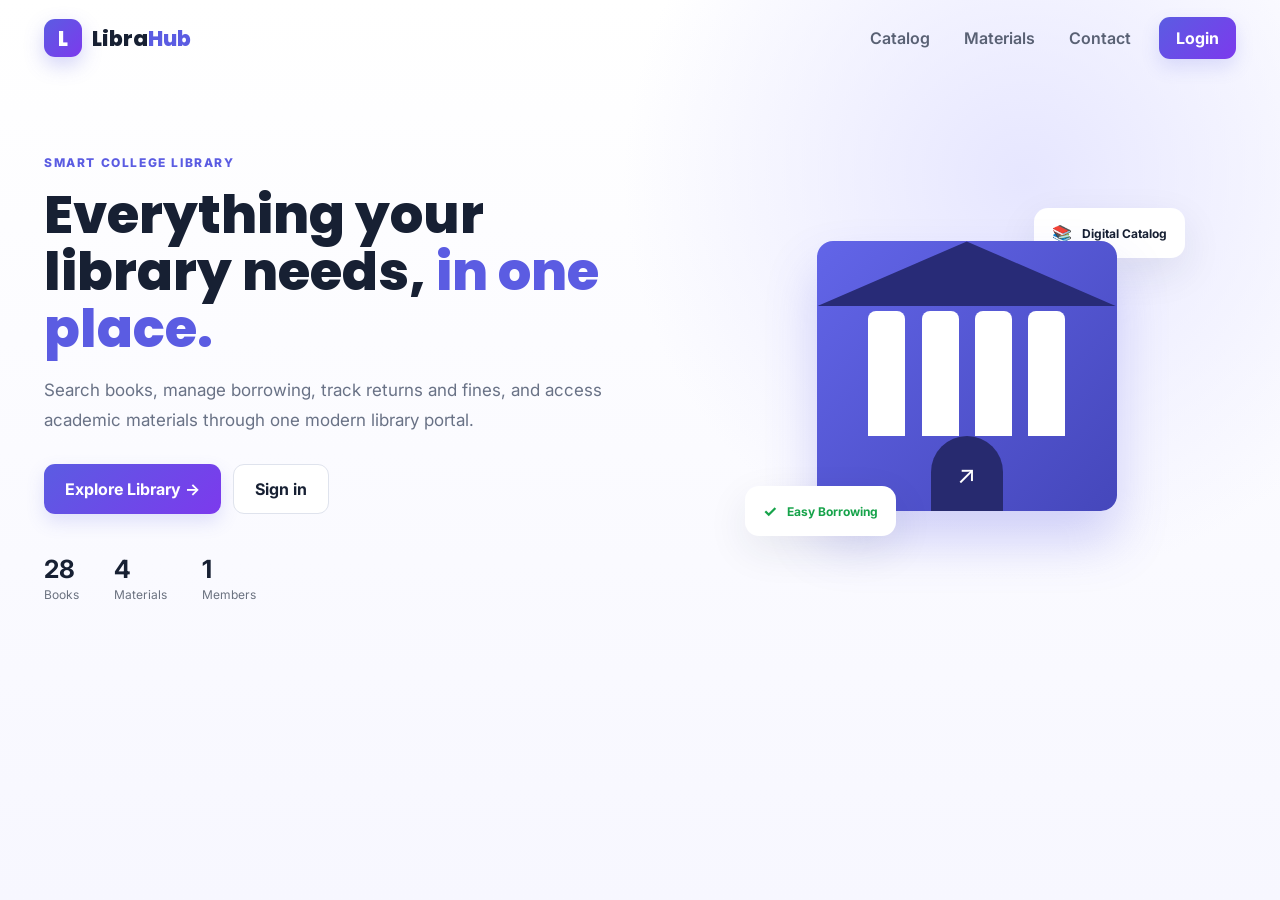
<file: LAB-EXP/EXP-1/index.html>
<!DOCTYPE html>
<html lang="en">

<head>
    <meta charset="UTF-8">
    <meta name="viewport" content="width=device-width, initial-scale=1.0">

    <title>LibraHub - Library Management System</title>

    <link rel="preconnect" href="https://fonts.googleapis.com">
    <link rel="preconnect" href="https://fonts.gstatic.com" crossorigin>

    <link
        href="https://fonts.googleapis.com/css2?family=Inter:wght@400;500;600;700;800&family=Poppins:wght@500;600;700;800&display=swap"
        rel="stylesheet">

    <link rel="stylesheet" href="style.css">
</head>

<body>

    <!-- =========================
         TOAST MESSAGE
    ========================== -->

    <div id="toast"></div>


    <!-- =========================
         LANDING PAGE
    ========================== -->

    <section id="landingPage" class="landing">

        <nav class="topbar">

            <div class="brand">
                <span class="brand-mark">L</span>

                <span>
                    Libra<span>Hub</span>
                </span>
            </div>

            <div class="nav-links">

                <button data-view="catalogView">
                    Catalog
                </button>

                <button data-view="materialsView">
                    Materials
                </button>

                <button data-view="contactView">
                    Contact
                </button>

                <button class="btn btn-primary" id="openLoginBtn">
                    Login
                </button>

            </div>

        </nav>


        <div class="hero">

            <div class="hero-copy">

                <span class="eyebrow">
                    SMART COLLEGE LIBRARY
                </span>

                <h1>
                    Everything your library needs,
                    <span>in one place.</span>
                </h1>

                <p>
                    Search books, manage borrowing, track returns and fines,
                    and access academic materials through one modern library portal.
                </p>

                <div class="hero-actions">

                    <button
                        class="btn btn-primary btn-lg"
                        id="heroBrowseBtn">
                        Explore Library →
                    </button>

                    <button
                        class="btn btn-outline btn-lg"
                        id="heroLoginBtn">
                        Sign in
                    </button>

                </div>


                <div class="hero-stats">

                    <div>
                        <strong id="heroBookCount">0</strong>
                        <span>Books</span>
                    </div>

                    <div>
                        <strong id="heroMaterialCount">0</strong>
                        <span>Materials</span>
                    </div>

                    <div>
                        <strong id="heroUserCount">0</strong>
                        <span>Members</span>
                    </div>

                </div>

            </div>


            <div class="hero-art">

                <div class="book-stack">

                    <div class="floating-card card-one">
                        📚
                        <span>
                            Digital Catalog
                        </span>
                    </div>


                    <div class="library-building">

                        <div class="building-roof"></div>

                        <div class="columns">
                            <i></i>
                            <i></i>
                            <i></i>
                            <i></i>
                        </div>

                        <div class="building-door">
                            ↗
                        </div>

                    </div>


                    <div class="floating-card card-two">
                        ✓
                        <span>
                            Easy Borrowing
                        </span>
                    </div>

                </div>

            </div>

        </div>

    </section>



    <!-- =========================
         APPLICATION
    ========================== -->

    <main id="app" class="app hidden">


        <!-- SIDEBAR -->

        <aside class="sidebar">

            <div class="sidebar-brand">

                <span class="brand-mark">
                    L
                </span>

                <span>
                    Libra<span>Hub</span>
                </span>

            </div>


            <div class="profile-mini">

                <div class="avatar" id="sideAvatar">
                    U
                </div>

                <div>

                    <strong id="sideName">
                        User
                    </strong>

                    <small id="sideRole">
                        Student
                    </small>

                </div>

            </div>


            <nav id="sideNav" class="side-nav"></nav>


            <button id="logoutBtn" class="logout-btn">
                ↪ Logout
            </button>

        </aside>



        <!-- MAIN CONTENT -->

        <section class="main-content">


            <!-- HEADER -->

            <header class="app-header">

                <div>

                    <button
                        id="mobileMenuBtn"
                        class="mobile-menu">
                        ☰
                    </button>

                    <span class="page-kicker">
                        LIBRARY PORTAL
                    </span>

                    <h2 id="pageTitle">
                        Dashboard
                    </h2>

                </div>


                <div class="header-right">

                    <div
                        class="date-pill"
                        id="todayDate">
                    </div>

                    <div
                        class="header-avatar"
                        id="headerAvatar">
                        U
                    </div>

                </div>

            </header>



            <!-- PAGES -->

            <div
                id="dashboardView"
                class="page-view">
            </div>


            <div
                id="catalogView"
                class="page-view hidden">
            </div>


            <div
                id="borrowView"
                class="page-view hidden">
            </div>


            <div
                id="materialsView"
                class="page-view hidden">
            </div>


            <div
                id="profileView"
                class="page-view hidden">
            </div>


            <div
                id="contactView"
                class="page-view hidden">
            </div>


            <div
                id="adminBooksView"
                class="page-view hidden">
            </div>


            <div
                id="adminIssuesView"
                class="page-view hidden">
            </div>


            <div
                id="adminMaterialsView"
                class="page-view hidden">
            </div>


            <div
                id="adminUsersView"
                class="page-view hidden">
            </div>

        </section>

    </main>



    <!-- =========================
         LOGIN MODAL
    ========================== -->

    <div id="loginModal" class="modal hidden">

        <div class="modal-box auth-box">

            <button
                class="modal-close"
                data-close="loginModal">
                ×
            </button>


            <div class="auth-header">

                <span class="auth-icon">
                    📖
                </span>

                <h2>
                    Welcome back
                </h2>

                <p>
                    Sign in to your library account
                </p>

            </div>


            <form id="loginForm">

                <label>
                    Email

                    <input
                        id="loginEmail"
                        type="email"
                        placeholder="student@college.edu"
                        required>

                </label>


                <label>
                    Password

                    <input
                        id="loginPassword"
                        type="password"
                        placeholder="Enter password"
                        required>

                </label>


                <div class="demo-login">

                    <span>
                        Demo accounts
                    </span>

                    <button
                        type="button"
                        id="fillStudent">
                        Student
                    </button>

                    <button
                        type="button"
                        id="fillAdmin">
                        Admin
                    </button>

                </div>


                <button
                    class="btn btn-primary full"
                    type="submit">
                    Sign In
                </button>

            </form>


            <p class="auth-switch">

                New member?

                <button id="openRegisterBtn">
                    Create account
                </button>

            </p>

        </div>

    </div>



    <!-- =========================
         REGISTER MODAL
    ========================== -->

    <div id="registerModal" class="modal hidden">

        <div class="modal-box auth-box">

            <button
                class="modal-close"
                data-close="registerModal">
                ×
            </button>


            <div class="auth-header">

                <span class="auth-icon">
                    ✨
                </span>

                <h2>
                    Create account
                </h2>

                <p>
                    Join the library community
                </p>

            </div>


            <form id="registerForm">

                <label>
                    Full name

                    <input
                        id="regName"
                        required
                        placeholder="Your full name">

                </label>


                <label>
                    Email

                    <input
                        id="regEmail"
                        type="email"
                        required
                        placeholder="you@college.edu">

                </label>


                <label>
                    Password

                    <input
                        id="regPassword"
                        type="password"
                        minlength="4"
                        required
                        placeholder="Minimum 4 characters">

                </label>


                <button
                    class="btn btn-primary full"
                    type="submit">

                    Register

                </button>

            </form>


            <p class="auth-switch">

                Already registered?

                <button id="backToLoginBtn">
                    Sign in
                </button>

            </p>

        </div>

    </div>



    <!-- =========================
         BOOK MODAL
    ========================== -->

    <div id="bookModal" class="modal hidden">

        <div class="modal-box wide">

            <button
                class="modal-close"
                data-close="bookModal">
                ×
            </button>


            <h2 id="bookModalTitle">
                Add Book
            </h2>


            <form id="bookForm" class="form-grid">

                <input
                    type="hidden"
                    id="bookId">


                <label>
                    Book title

                    <input
                        id="bookTitle"
                        required>

                </label>


                <label>
                    Author

                    <input
                        id="bookAuthor"
                        required>

                </label>


                <label>
                    Category

                    <select id="bookCategory">

                        <option>
                            Computer Science
                        </option>

                        <option>
                            Engineering
                        </option>

                        <option>
                            Mathematics
                        </option>

                        <option>
                            Physics
                        </option>

                        <option>
                            Business
                        </option>

                        <option>
                            Literature
                        </option>

                    </select>

                </label>


                <label>
                    ISBN

                    <input
                        id="bookIsbn"
                        required>

                </label>


                <label>
                    Year

                    <input
                        id="bookYear"
                        type="number"
                        min="1900"
                        max="2100"
                        required>

                </label>


                <label>
                    Total copies

                    <input
                        id="bookCopies"
                        type="number"
                        min="1"
                        required>

                </label>


                <label class="full-span">

                    Description

                    <textarea
                        id="bookDescription"
                        rows="3">
                    </textarea>

                </label>


                <div class="form-actions full-span">

                    <button
                        type="button"
                        class="btn btn-outline"
                        data-close="bookModal">
                        Cancel
                    </button>

                    <button
                        class="btn btn-primary"
                        type="submit">
                        Save Book
                    </button>

                </div>

            </form>

        </div>

    </div>



    <!-- =========================
         ISSUE MODAL
    ========================== -->

    <div id="issueModal" class="modal hidden">

        <div class="modal-box">

            <button
                class="modal-close"
                data-close="issueModal">
                ×
            </button>


            <h2>
                Issue Book
            </h2>


            <form id="issueForm">

                <input
                    type="hidden"
                    id="issueBookId">


                <label>
                    Student

                    <select
                        id="issueUserEmail"
                        required>
                    </select>

                </label>


                <label>
                    Issue date

                    <input
                        id="issueDate"
                        type="date"
                        required>

                </label>


                <label>
                    Expected return date

                    <input
                        id="issueDueDate"
                        type="date"
                        required>

                </label>


                <div class="form-actions">

                    <button
                        type="button"
                        class="btn btn-outline"
                        data-close="issueModal">
                        Cancel
                    </button>

                    <button
                        class="btn btn-primary"
                        type="submit">
                        Issue Book
                    </button>

                </div>

            </form>

        </div>

    </div>



    <!-- =========================
         MATERIAL MODAL
    ========================== -->

    <div id="materialModal" class="modal hidden">

        <div class="modal-box wide">

            <button
                class="modal-close"
                data-close="materialModal">
                ×
            </button>


            <h2 id="materialModalTitle">
                Add Material
            </h2>


            <form
                id="materialForm"
                class="form-grid">

                <input
                    type="hidden"
                    id="materialId">


                <label>
                    Material title

                    <input
                        id="materialTitle"
                        required>

                </label>


                <label>
                    Type

                    <select id="materialType">

                        <option>
                            Notes
                        </option>

                        <option>
                            Question Paper
                        </option>

                        <option>
                            Lab Manual
                        </option>

                        <option>
                            Reference
                        </option>

                        <option>
                            Assignment
                        </option>

                    </select>

                </label>


                <label>
                    Department

                    <input
                        id="materialDept"
                        placeholder="CSE"
                        required>

                </label>


                <label>
                    Year

                    <select id="materialYear">

                        <option>1</option>
                        <option>2</option>
                        <option>3</option>
                        <option>4</option>

                    </select>

                </label>


                <label>
                    Semester

                    <select id="materialSem">

                        <option>1</option>
                        <option>2</option>
                        <option>3</option>
                        <option>4</option>
                        <option>5</option>
                        <option>6</option>
                        <option>7</option>
                        <option>8</option>

                    </select>

                </label>


                <label>
                    File name

                    <input
                        id="materialFile"
                        placeholder="data-structures-notes.pdf"
                        required>

                </label>


                <div class="form-actions full-span">

                    <button
                        type="button"
                        class="btn btn-outline"
                        data-close="materialModal">
                        Cancel
                    </button>

                    <button
                        class="btn btn-primary"
                        type="submit">
                        Save Material
                    </button>

                </div>

            </form>

        </div>

    </div>


    <script src="app.js"></script>

</body>

</html>
</file>
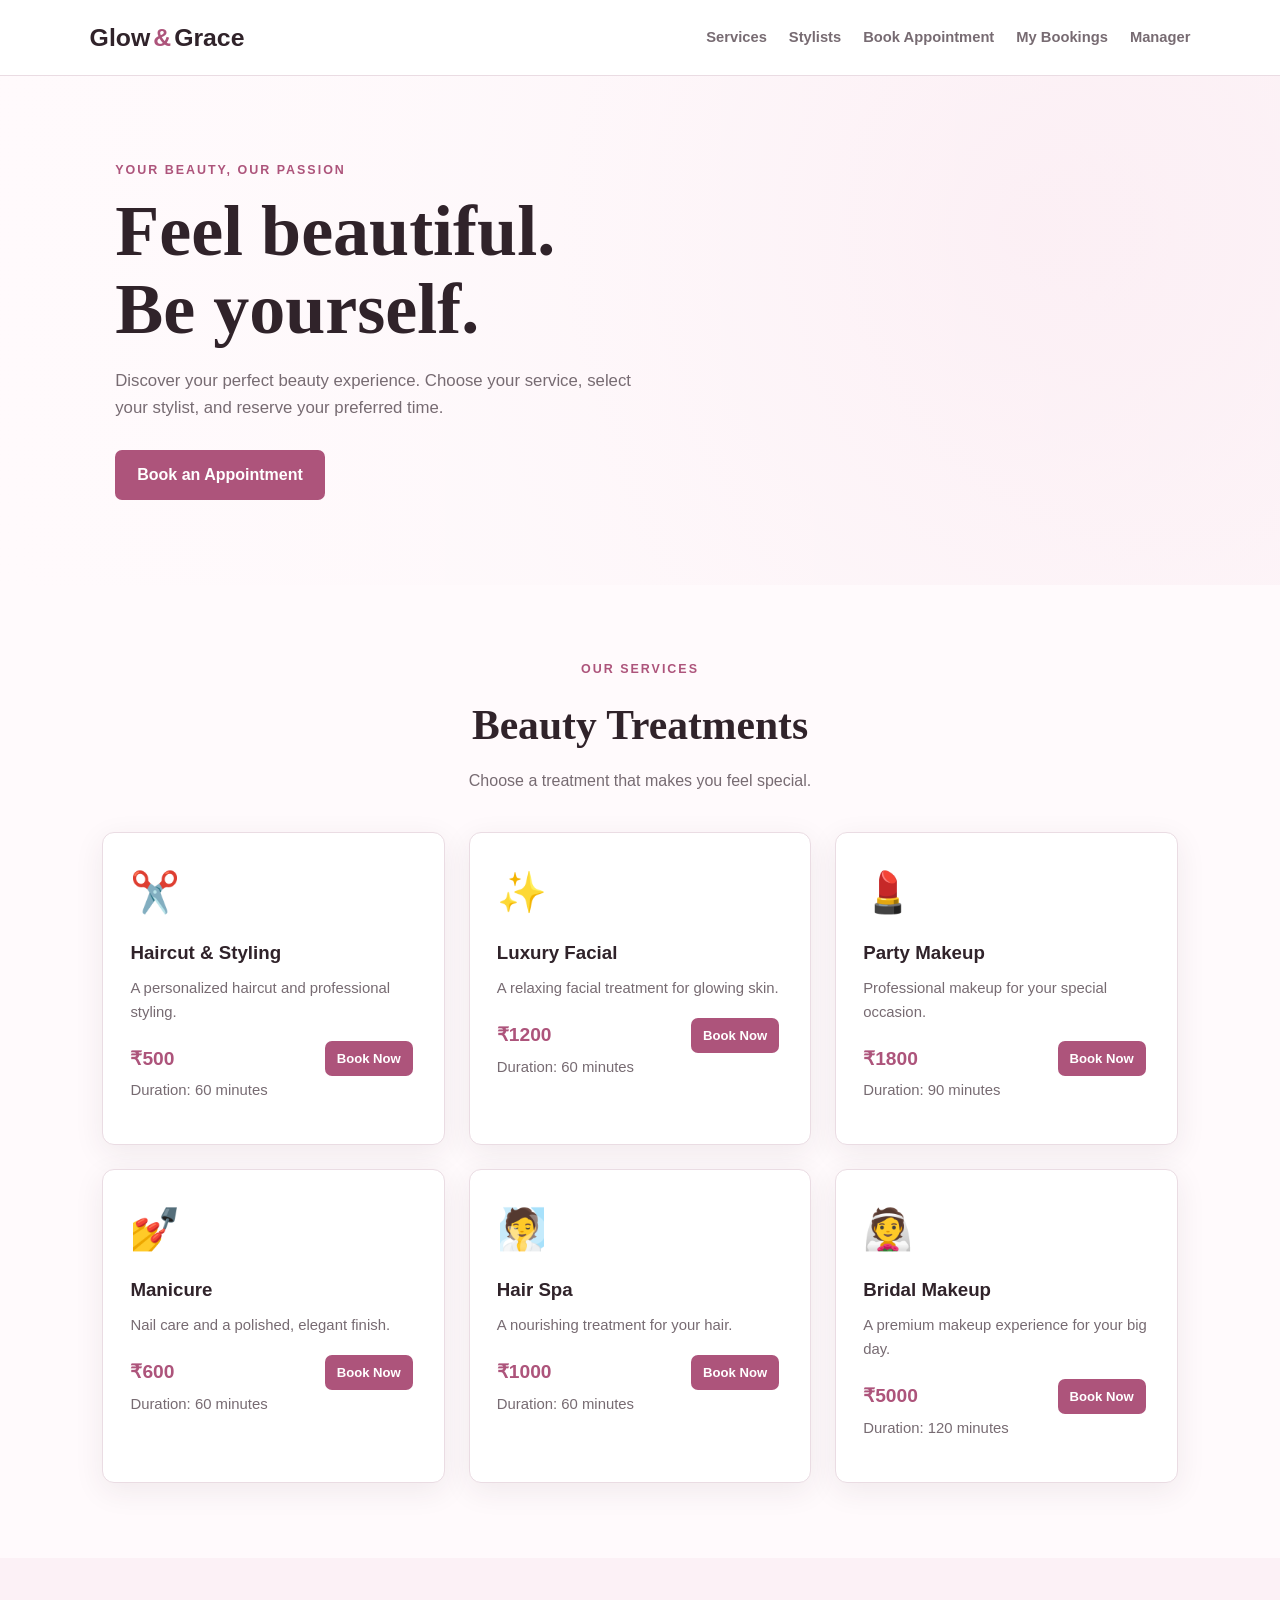
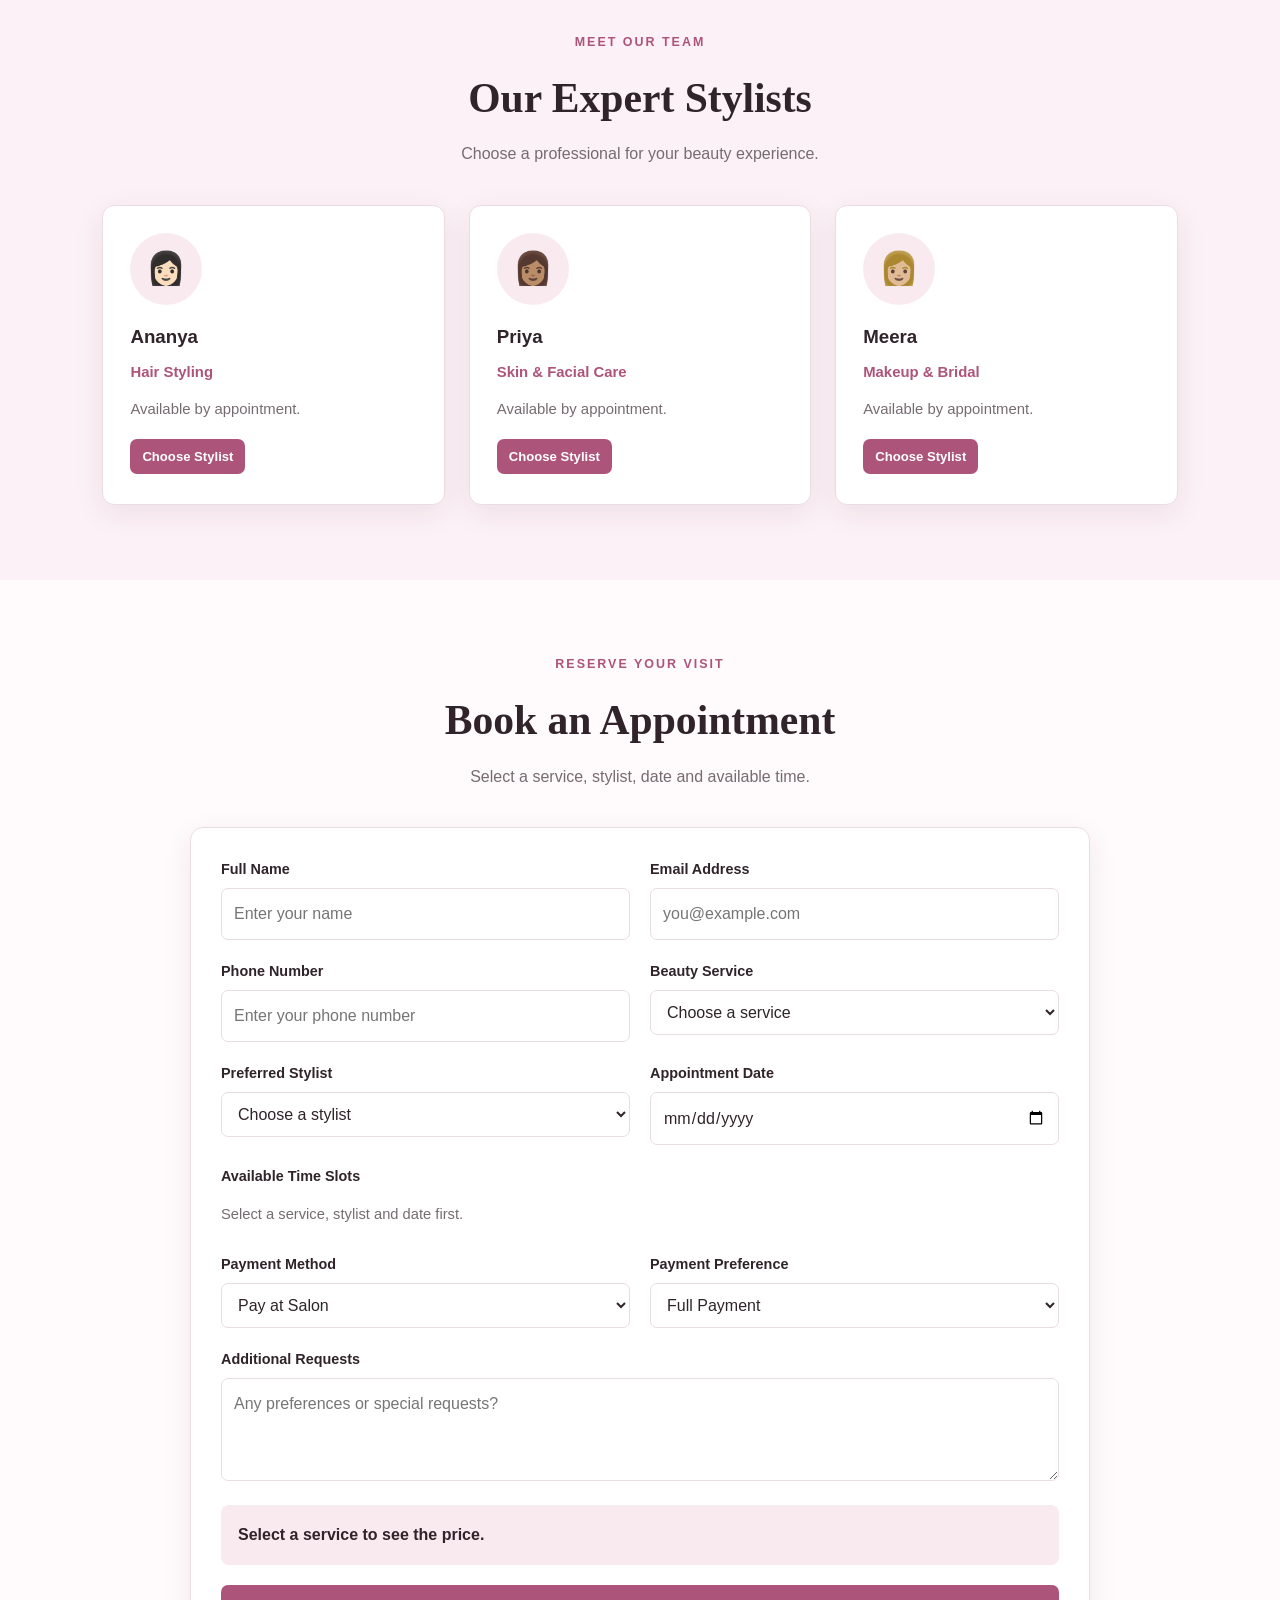
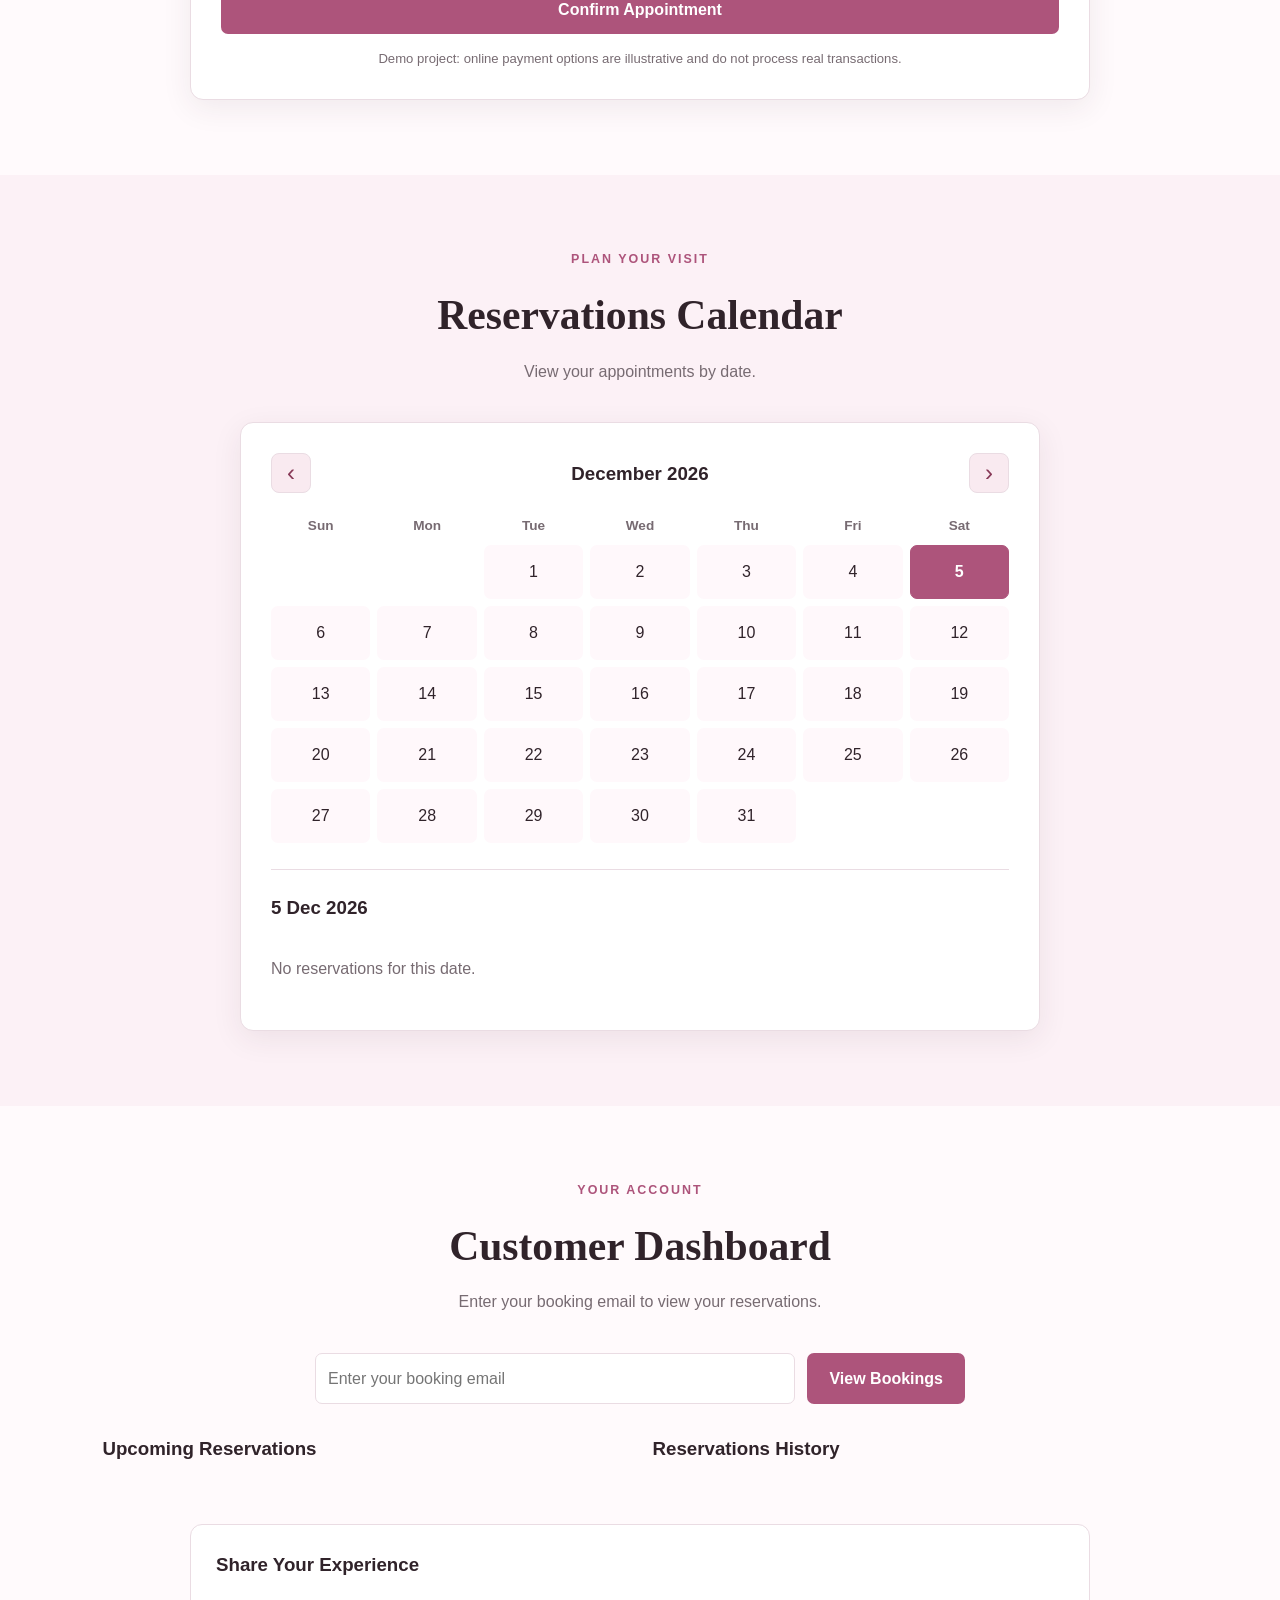
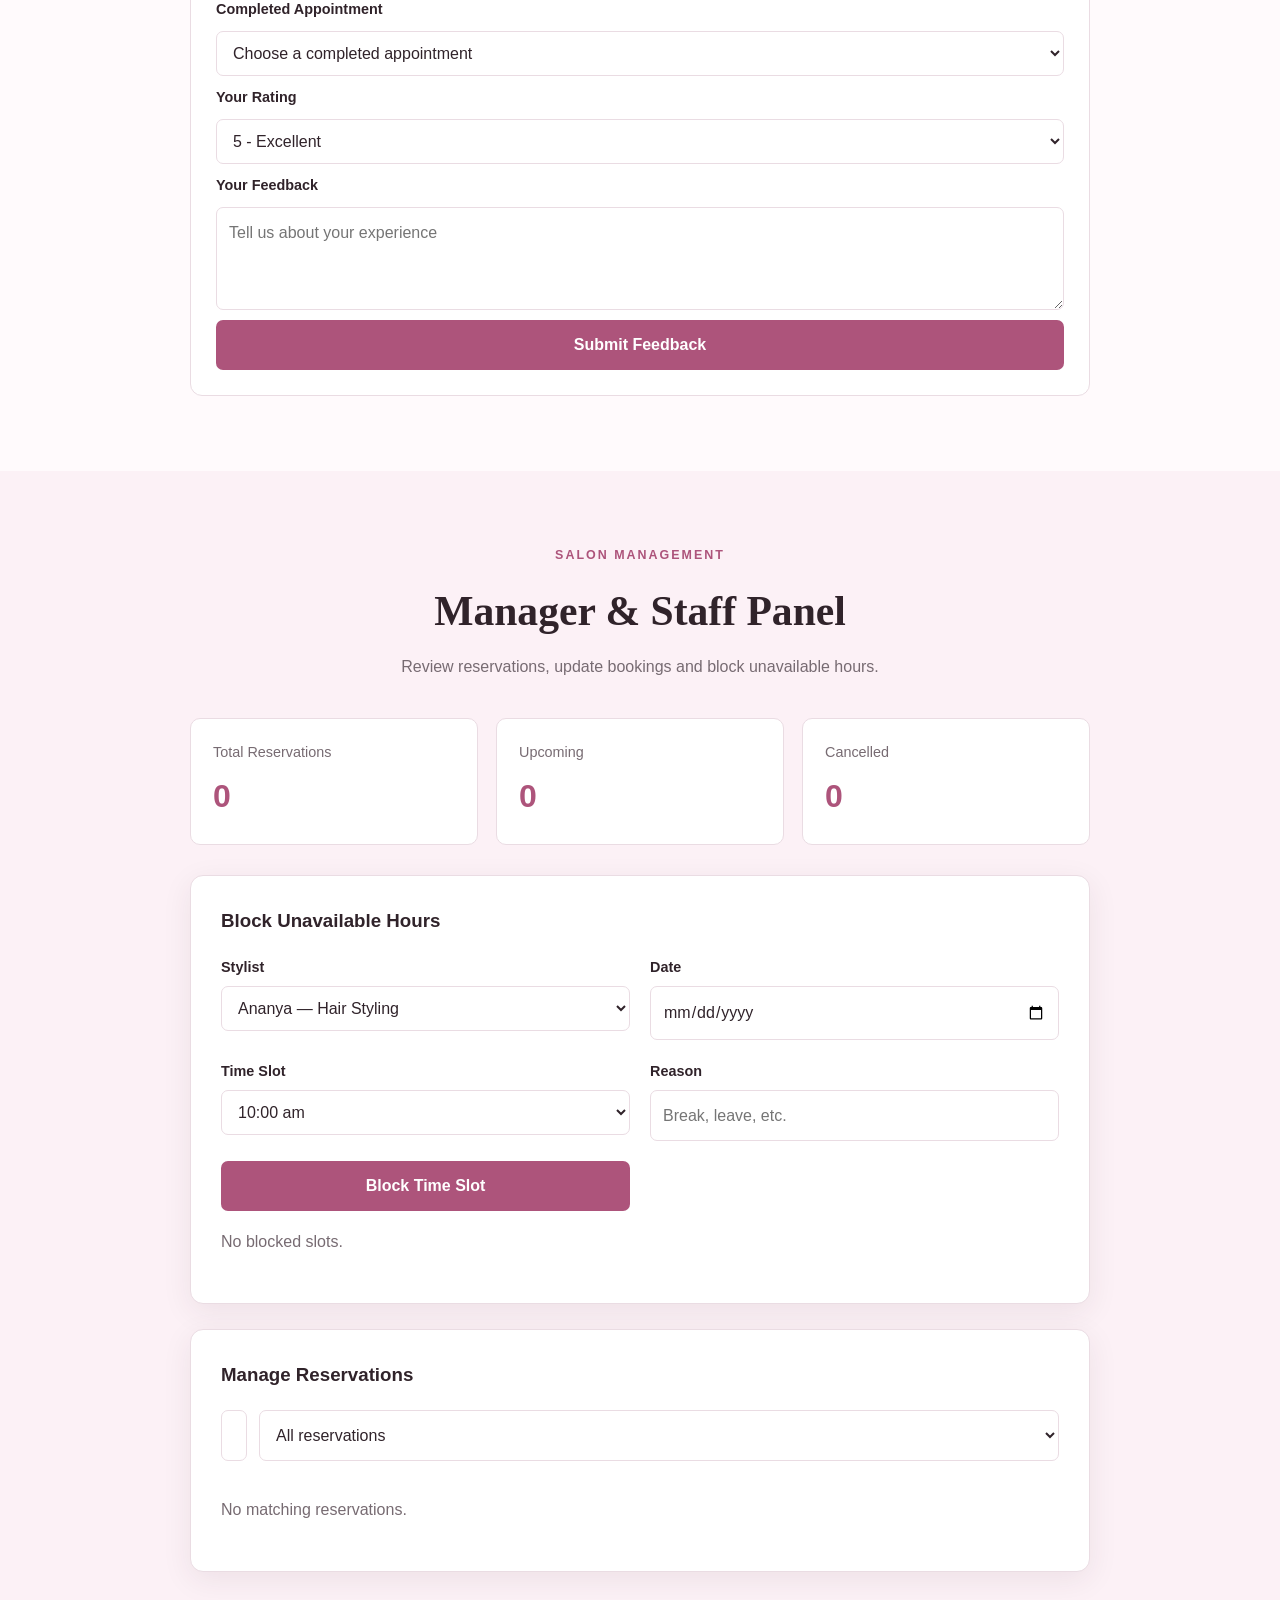
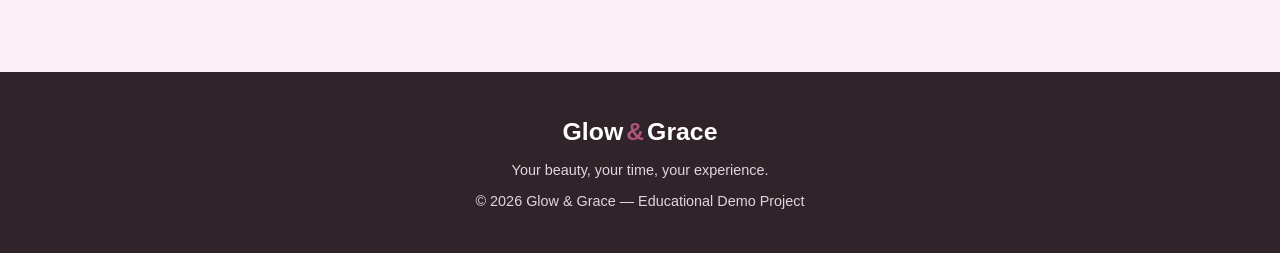
<file: LAB-EXP/EXP-7/index.html>
<!DOCTYPE html>
<html lang="en">
<head>
    <meta charset="UTF-8">
    <meta name="viewport" content="width=device-width, initial-scale=1.0">
    <title>Glow & Grace | Beauty Parlour</title>
    <link rel="stylesheet" href="style.css">
</head>
<body>

    <header class="navbar">
        <a href="#" class="logo">Glow<span>&</span>Grace</a>

        <nav>
            <a href="#services">Services</a>
            <a href="#stylists">Stylists</a>
            <a href="#booking">Book Appointment</a>
            <a href="#dashboard">My Bookings</a>
            <a href="#manager">Manager</a>
        </nav>
    </header>

    <section class="hero">
        <div class="hero-content">
            <p class="eyebrow">YOUR BEAUTY, OUR PASSION</p>
            <h1>Feel beautiful.<br>Be yourself.</h1>
            <p>
                Discover your perfect beauty experience.
                Choose your service, select your stylist,
                and reserve your preferred time.
            </p>
            <a href="#booking" class="btn">Book an Appointment</a>
        </div>
    </section>

    <section id="services" class="section">
        <div class="section-heading">
            <p class="eyebrow">OUR SERVICES</p>
            <h2>Beauty Treatments</h2>
            <p>Choose a treatment that makes you feel special.</p>
        </div>

        <div id="service-list" class="service-grid"></div>
    </section>

    <section id="stylists" class="section soft-bg">
        <div class="section-heading">
            <p class="eyebrow">MEET OUR TEAM</p>
            <h2>Our Expert Stylists</h2>
            <p>Choose a professional for your beauty experience.</p>
        </div>

        <div id="stylist-list" class="stylist-grid"></div>
    </section>

    <section id="booking" class="section">
        <div class="section-heading">
            <p class="eyebrow">RESERVE YOUR VISIT</p>
            <h2>Book an Appointment</h2>
            <p>Select a service, stylist, date and available time.</p>
        </div>

        <form id="booking-form" class="booking-form">
            <div class="form-grid">

                <div class="form-group">
                    <label for="customer-name">Full Name</label>
                    <input id="customer-name" type="text"
                           placeholder="Enter your name" required>
                </div>

                <div class="form-group">
                    <label for="customer-email">Email Address</label>
                    <input id="customer-email" type="email"
                           placeholder="you@example.com" required>
                </div>

                <div class="form-group">
                    <label for="customer-phone">Phone Number</label>
                    <input id="customer-phone" type="tel"
                           placeholder="Enter your phone number" required>
                </div>

                <div class="form-group">
                    <label for="service">Beauty Service</label>
                    <select id="service" required>
                        <option value="">Choose a service</option>
                    </select>
                </div>

                <div class="form-group">
                    <label for="stylist">Preferred Stylist</label>
                    <select id="stylist" required>
                        <option value="">Choose a stylist</option>
                    </select>
                </div>

                <div class="form-group">
                    <label for="booking-date">Appointment Date</label>
                    <input id="booking-date" type="date" required>
                </div>

                <div class="form-group full-width">
                    <label>Available Time Slots</label>
                    <div id="time-slots" class="time-slots">
                        <p class="muted">Select a service, stylist and date first.</p>
                    </div>
                    <input type="hidden" id="selected-time" required>
                </div>

                <div class="form-group">
                    <label for="payment-method">Payment Method</label>
                    <select id="payment-method" required>
                        <option value="salon">Pay at Salon</option>
                        <option value="stripe">Stripe (Demo)</option>
                        <option value="paypal">PayPal (Demo)</option>
                    </select>
                </div>

                <div class="form-group">
                    <label for="payment-type">Payment Preference</label>
                    <select id="payment-type" required>
                        <option value="full">Full Payment</option>
                        <option value="deposit">30% Deposit</option>
                    </select>
                </div>

                <div class="form-group full-width">
                    <label for="notes">Additional Requests</label>
                    <textarea id="notes" rows="3"
                              placeholder="Any preferences or special requests?"></textarea>
                </div>
            </div>

            <div id="price-summary" class="price-summary">
                Select a service to see the price.
            </div>

            <button type="submit" class="btn btn-block">
                Confirm Appointment
            </button>

            <p class="notice">
                Demo project: online payment options are illustrative
                and do not process real transactions.
            </p>
        </form>
    </section>

    <section id="calendar" class="section soft-bg">
        <div class="section-heading">
            <p class="eyebrow">PLAN YOUR VISIT</p>
            <h2>Reservations Calendar</h2>
            <p>View your appointments by date.</p>
        </div>

        <div class="calendar-box">
            <div class="calendar-header">
                <button id="prev-month" class="calendar-nav"
                        type="button" aria-label="Previous month">‹</button>
                <h3 id="calendar-month"></h3>
                <button id="next-month" class="calendar-nav"
                        type="button" aria-label="Next month">›</button>
            </div>

            <div class="calendar-grid calendar-weekdays">
                <span>Sun</span><span>Mon</span><span>Tue</span>
                <span>Wed</span><span>Thu</span><span>Fri</span>
                <span>Sat</span>
            </div>

            <div id="calendar-days" class="calendar-grid"></div>

            <div class="calendar-details">
                <h3 id="calendar-selected-date">Select a date</h3>
                <div id="calendar-appointments">
                    <p class="muted">Choose a date to view appointments.</p>
                </div>
            </div>
        </div>
    </section>

    <section id="dashboard" class="section">
        <div class="section-heading">
            <p class="eyebrow">YOUR ACCOUNT</p>
            <h2>Customer Dashboard</h2>
            <p>Enter your booking email to view your reservations.</p>
        </div>

        <form id="dashboard-form" class="lookup-form">
            <input id="dashboard-email" type="email"
                   placeholder="Enter your booking email" required>
            <button type="submit" class="btn">View Bookings</button>
        </form>

        <div id="customer-details" class="customer-details"></div>

        <div class="reservation-columns">
            <div>
                <h3>Upcoming Reservations</h3>
                <div id="upcoming-bookings"></div>
            </div>
            <div>
                <h3>Reservations History</h3>
                <div id="past-bookings"></div>
            </div>
        </div>

        <div id="feedback-section" class="feedback-section">
            <h3>Share Your Experience</h3>
            <form id="feedback-form">
                <label for="feedback-booking">Completed Appointment</label>
                <select id="feedback-booking" required>
                    <option value="">Choose a completed appointment</option>
                </select>

                <label for="feedback-rating">Your Rating</label>
                <select id="feedback-rating" required>
                    <option value="5">5 - Excellent</option>
                    <option value="4">4 - Very Good</option>
                    <option value="3">3 - Good</option>
                    <option value="2">2 - Fair</option>
                    <option value="1">1 - Poor</option>
                </select>

                <label for="feedback-message">Your Feedback</label>
                <textarea id="feedback-message" rows="3"
                          placeholder="Tell us about your experience"
                          required></textarea>

                <button type="submit" class="btn">Submit Feedback</button>
            </form>
            <div id="feedback-list"></div>
        </div>
    </section>

    <section id="manager" class="section soft-bg">
        <div class="section-heading">
            <p class="eyebrow">SALON MANAGEMENT</p>
            <h2>Manager & Staff Panel</h2>
            <p>Review reservations, update bookings and block unavailable hours.</p>
        </div>

        <div class="manager-stats">
            <div class="stat-card">
                <span>Total Reservations</span>
                <strong id="total-count">0</strong>
            </div>
            <div class="stat-card">
                <span>Upcoming</span>
                <strong id="upcoming-count">0</strong>
            </div>
            <div class="stat-card">
                <span>Cancelled</span>
                <strong id="cancelled-count">0</strong>
            </div>
        </div>

        <div class="manager-box">
            <h3>Block Unavailable Hours</h3>
            <form id="block-form" class="form-grid">
                <div class="form-group">
                    <label for="block-stylist">Stylist</label>
                    <select id="block-stylist" required></select>
                </div>
                <div class="form-group">
                    <label for="block-date">Date</label>
                    <input id="block-date" type="date" required>
                </div>
                <div class="form-group">
                    <label for="block-time">Time Slot</label>
                    <select id="block-time" required></select>
                </div>
                <div class="form-group">
                    <label for="block-reason">Reason</label>
                    <input id="block-reason" type="text"
                           placeholder="Break, leave, etc.">
                </div>
                <button type="submit" class="btn">Block Time Slot</button>
            </form>
            <div id="blocked-list"></div>
        </div>

        <div class="manager-box">
            <h3>Manage Reservations</h3>
            <div class="manager-toolbar">
                <input id="manager-search" type="search"
                       placeholder="Search name, email or phone">
                <select id="manager-filter">
                    <option value="all">All reservations</option>
                    <option value="upcoming">Upcoming</option>
                    <option value="completed">Completed</option>
                    <option value="cancelled">Cancelled</option>
                </select>
            </div>
            <div id="manager-bookings"></div>
        </div>
    </section>

    <footer class="footer">
        <a href="#" class="logo">Glow<span>&</span>Grace</a>
        <p>Your beauty, your time, your experience.</p>
        <p>© 2026 Glow & Grace — Educational Demo Project</p>
    </footer>

    <div id="toast" class="toast" role="status" aria-live="polite"></div>

    <script src="script.js"></script>
</body>
</html>
</file>
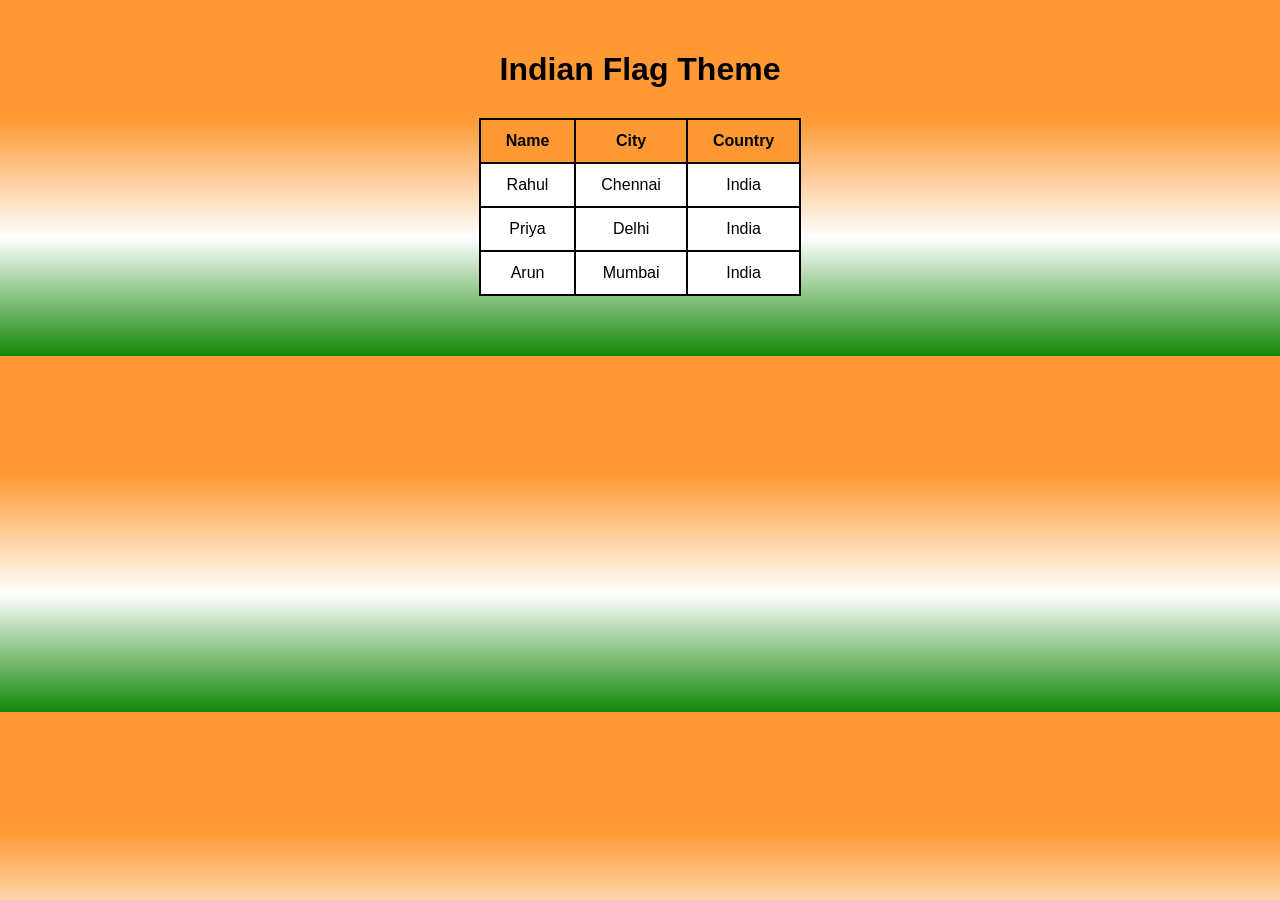
<file: Activity/activity1.html>
<!DOCTYPE html>
<html>
<head>
    <title>Indian Flag Background</title>

    <style>
        body {
            margin: 0;
            font-family: Arial, sans-serif;

            /* Indian flag background */
            background: linear-gradient(
                to bottom,
                /*#FF9933 0%,*/
                #FF9933 33.33%,
               /* white 33.33%,*/
                white 66.66%,
               /* #138808 66.66%,*/
                #138808 100%
            );

            text-align: center;
        }

        .container {
            padding: 30px;
        }

        table {
            margin: 30px auto;
            border-collapse: collapse;
            background: white;
        }

        th, td {
            border: 2px solid black;
            padding: 12px 25px;
        }

        th {
            background-color: #FF9933;
        }
    </style>
</head>

<body>

    <div class="container">

        <h1>Indian Flag Theme</h1>

        <!-- Table -->
        <table>
            <tr>
                <th>Name</th>
                <th>City</th>
                <th>Country</th>
            </tr>

            <tr>
                <td>Rahul</td>
                <td>Chennai</td>
                <td>India</td>
            </tr>

            <tr>
                <td>Priya</td>
                <td>Delhi</td>
                <td>India</td>
            </tr>

            <tr>
                <td>Arun</td>
                <td>Mumbai</td>
                <td>India</td>
            </tr>
        </table>

    </div>

</body>
</html>
</file>
<file: LAB-EXP/EXP-1/style.css>
:root {
    --primary: #5b5ce2;
    --primary2: #7c3aed;
    --cyan: #0ea5e9;
    --dark: #172033;
    --muted: #6b7280;
    --bg: #f5f7fb;
    --card: #ffffff;
    --line: #e8ebf2;
    --success: #16a34a;
    --warning: #f59e0b;
    --danger: #ef4444;

    --shadow: 0 14px 40px rgba(38, 43, 80, 0.09);
    --radius: 18px;
}

* {
    box-sizing: border-box;
}

body {
    margin: 0;
    font-family: Inter, Arial, sans-serif;
    background: var(--bg);
    color: var(--dark);
}

button,
input,
select,
textarea {
    font: inherit;
}

button {
    cursor: pointer;
    border: 0;
}

.hidden {
    display: none !important;
}


/* =========================
   BRAND
========================= */

.brand,
.sidebar-brand {
    display: flex;
    align-items: center;
    gap: 10px;

    font-family: Poppins, sans-serif;
    font-size: 21px;
    font-weight: 800;
}

.brand > span:last-child span,
.sidebar-brand > span:last-child span {
    color: var(--primary);
}

.brand-mark {
    display: grid;
    place-items: center;

    width: 38px;
    height: 38px;

    border-radius: 11px;

    color: white;

    background: linear-gradient(
        135deg,
        var(--primary),
        var(--primary2)
    );

    box-shadow: 0 8px 20px #5b5ce244;
}


/* =========================
   BUTTONS
========================= */

.btn {
    border-radius: 11px;
    padding: 11px 17px;

    font-weight: 700;

    transition: 0.2s;
}

.btn:hover {
    transform: translateY(-1px);
}

.btn-primary {
    color: white;

    background: linear-gradient(
        135deg,
        var(--primary),
        var(--primary2)
    );

    box-shadow: 0 8px 18px #5b5ce22b;
}

.btn-outline {
    background: white;

    border: 1px solid #dfe3ed;

    color: var(--dark);
}

.btn-lg {
    padding: 14px 21px;
}

.full {
    width: 100%;
}


/* =========================
   LANDING PAGE
========================= */

.landing {
    min-height: 100vh;

    background:
        radial-gradient(
            circle at 80% 20%,
            #e6e6ff 0,
            transparent 32%
        ),
        linear-gradient(
            180deg,
            #ffffff,
            #f7f7ff
        );
}


/* =========================
   TOP NAVBAR
========================= */

.topbar {
    height: 76px;

    display: flex;
    align-items: center;
    justify-content: space-between;

    max-width: 1240px;

    margin: auto;

    padding: 0 24px;
}

.nav-links {
    display: flex;
    align-items: center;

    gap: 22px;
}

.nav-links button:not(.btn) {
    background: none;

    color: #596174;

    font-weight: 600;
}


/* =========================
   HERO
========================= */

.hero {
    max-width: 1240px;

    margin: auto;

    padding: 75px 24px 80px;

    display: grid;

    grid-template-columns:
        1.05fr
        0.95fr;

    gap: 50px;

    align-items: center;
}

.eyebrow,
.page-kicker {
    font-size: 12px;

    font-weight: 800;

    letter-spacing: 1.6px;

    color: var(--primary);
}

.hero h1 {
    font-family: Poppins, sans-serif;

    font-size: 53px;

    line-height: 1.08;

    font-weight: 800;

    margin: 15px 0;
}

.hero h1 span {
    color: var(--primary);
}

.hero p {
    font-size: 17px;

    line-height: 1.8;

    color: #697286;

    max-width: 620px;
}

.hero-actions {
    display: flex;

    gap: 12px;

    margin: 28px 0;
}

.hero-stats {
    display: flex;

    gap: 35px;

    margin-top: 40px;
}

.hero-stats div {
    display: flex;

    flex-direction: column;

    gap: 3px;
}

.hero-stats strong {
    font-size: 25px;
}

.hero-stats span {
    font-size: 12px;

    color: var(--muted);
}


/* =========================
   HERO ART
========================= */

.hero-art {
    min-height: 430px;

    display: grid;

    place-items: center;
}

.book-stack {
    position: relative;

    width: 440px;
    height: 360px;
}

.library-building {
    position: absolute;

    left: 72px;
    top: 45px;

    width: 300px;
    height: 270px;

    border-radius: 16px;

    background:
        linear-gradient(
            135deg,
            #6265e8,
            #4547bb
        );

    box-shadow:
        0 30px 50px #5b5ce240;

    overflow: hidden;
}

.building-roof {
    height: 65px;

    background: #282b77;

    clip-path:
        polygon(
            50% 0,
            100% 100%,
            0 100%
        );
}

.columns {
    height: 130px;

    display: flex;

    justify-content: space-evenly;

    align-items: end;

    padding: 0 35px;
}

.columns i {
    width: 37px;

    height: 125px;

    background: white;

    border-radius:
        8px 8px 0 0;
}

.building-door {
    width: 72px;
    height: 76px;

    background: #272a6f;

    color: white;

    border-radius:
        40px 40px 0 0;

    display: grid;

    place-items: center;

    margin: auto;

    font-size: 25px;
}

.floating-card {
    position: absolute;

    padding: 15px 18px;

    border-radius: 14px;

    background: white;

    box-shadow: var(--shadow);

    display: flex;

    gap: 10px;

    align-items: center;

    font-weight: 700;
}

.floating-card span {
    font-size: 12px;
}

.card-one {
    top: 12px;
    right: 0;
}

.card-two {
    bottom: 20px;
    left: 0;

    color: var(--success);
}


/* =========================
   APPLICATION
========================= */

.app {
    min-height: 100vh;

    display: flex;
}


/* =========================
   SIDEBAR
========================= */

.sidebar {
    position: fixed;

    width: 250px;
    height: 100vh;

    background: #171b36;

    color: #cbd0e4;

    padding: 25px 17px;

    display: flex;

    flex-direction: column;

    z-index: 20;
}

.sidebar-brand {
    color: white;

    padding:
        0 10px 30px;
}

.profile-mini {
    display: flex;

    align-items: center;

    gap: 10px;

    padding: 15px 12px;

    background: #ffffff0d;

    border-radius: 13px;

    margin-bottom: 18px;
}

.avatar,
.header-avatar {
    display: grid;

    place-items: center;

    border-radius: 50%;

    font-weight: 800;
}

.avatar {
    width: 39px;
    height: 39px;

    background: #5b5ce2;

    color: white;
}

.profile-mini strong {
    display: block;

    color: white;

    font-size: 13px;
}

.profile-mini small {
    font-size: 11px;

    color: #9ca3b9;
}

.side-nav {
    display: flex;

    flex-direction: column;

    gap: 5px;

    overflow: auto;
}

.side-nav button {
    background: none;

    color: #aeb5cb;

    text-align: left;

    padding: 12px 13px;

    border-radius: 10px;

    font-weight: 600;
}

.side-nav button:hover,
.side-nav button.active {
    background: #ffffff12;

    color: white;
}

.side-nav .nav-section {
    font-size: 10px;

    color: #707896;

    font-weight: 800;

    letter-spacing: 1.2px;

    margin:
        15px 13px 5px;
}

.logout-btn {
    margin-top: auto;

    padding: 12px;

    background: #ef444418;

    color: #ff9a9a;

    border-radius: 10px;

    font-weight: 700;
}


/* =========================
   MAIN CONTENT
========================= */

.main-content {
    margin-left: 250px;

    width:
        calc(100% - 250px);

    min-height: 100vh;
}


/* =========================
   HEADER
========================= */

.app-header {
    height: 94px;

    background: white;

    border-bottom:
        1px solid var(--line);

    display: flex;

    align-items: center;

    justify-content: space-between;

    padding: 0 35px;
}

.app-header h2 {
    margin: 3px 0 0;

    font-family: Poppins, sans-serif;

    font-size: 22px;

    font-weight: 700;
}

.header-right {
    display: flex;

    align-items: center;

    gap: 16px;
}

.date-pill {
    font-size: 12px;

    color: var(--muted);
}

.header-avatar {
    width: 40px;
    height: 40px;

    background: #ececff;

    color: var(--primary);
}

.mobile-menu {
    display: none;

    background: none;

    font-size: 20px;
}


/* =========================
   PAGE
========================= */

.page-view {
    padding: 30px 35px;

    max-width: 1500px;
}


/* =========================
   WELCOME
========================= */

.welcome {
    background:
        linear-gradient(
            115deg,
            #5b5ce2,
            #7541cf
        );

    color: white;

    padding: 28px;

    border-radius: 20px;

    display: flex;

    justify-content: space-between;

    align-items: center;

    overflow: hidden;
}

.welcome h2 {
    margin:
        0 0 7px;

    font-family: Poppins, sans-serif;

    font-size: 24px;
}

.welcome p {
    margin: 0;

    color: #e7e7ff;
}

.welcome-emoji {
    font-size: 70px;

    opacity: 0.7;
}


/* =========================
   STAT CARDS
========================= */

.stat-grid {
    display: grid;

    grid-template-columns:
        repeat(4, 1fr);

    gap: 17px;

    margin: 22px 0;
}

.stat-card,
.panel,
.book-card,
.material-card {
    background: white;

    border:
        1px solid var(--line);

    border-radius: var(--radius);

    box-shadow:
        0 7px 25px
        rgba(30, 40, 80, 0.035);
}

.stat-card {
    padding: 20px;

    display: flex;

    align-items: center;

    gap: 14px;
}

.stat-icon {
    width: 45px;
    height: 45px;

    border-radius: 13px;

    display: grid;

    place-items: center;

    background: #efefff;

    font-size: 21px;
}

.stat-card strong {
    display: block;

    font-size: 22px;
}

.stat-card span {
    font-size: 12px;

    color: var(--muted);
}


/* =========================
   SECTIONS
========================= */

.section-head {
    display: flex;

    justify-content: space-between;

    align-items: center;

    margin: 25px 0 15px;
}

.section-head h3 {
    margin: 0;

    font-family: Poppins, sans-serif;

    font-size: 17px;
}

.search-row {
    display: flex;

    gap: 10px;

    align-items: center;
}

.search {
    padding: 12px 14px;

    border:
        1px solid var(--line);

    border-radius: 11px;

    background: white;

    outline: none;

    width: 300px;
}

.search:focus,
input:focus,
select:focus,
textarea:focus {
    border-color: #9b9cf2;

    box-shadow:
        0 0 0 3px
        #5b5ce214;

    outline: none;
}


/* =========================
   TABLE
========================= */

.table-wrap {
    background: white;

    border:
        1px solid var(--line);

    border-radius: 16px;

    overflow: auto;
}

.table {
    width: 100%;

    border-collapse: collapse;

    min-width: 720px;
}

.table th,
.table td {
    padding: 14px 16px;

    text-align: left;

    border-bottom:
        1px solid #f0f1f5;

    font-size: 13px;
}

.table th {
    color: #8a91a4;

    font-size: 11px;

    text-transform: uppercase;

    letter-spacing: 0.7px;
}

.table tr:last-child td {
    border-bottom: 0;
}


/* =========================
   BADGES
========================= */

.badge {
    display: inline-flex;

    padding: 5px 9px;

    border-radius: 30px;

    font-size: 11px;

    font-weight: 800;
}

.badge-success {
    background: #dcfce7;

    color: #15803d;
}

.badge-warning {
    background: #fef3c7;

    color: #a16207;
}

.badge-danger {
    background: #fee2e2;

    color: #b91c1c;
}

.badge-info {
    background: #e0e7ff;

    color: #4338ca;
}


/* =========================
   BOOK GRID
========================= */

.book-grid {
    display: grid;

    grid-template-columns:
        repeat(3, 1fr);

    gap: 18px;
}

.book-card {
    padding: 19px;

    position: relative;
}

.book-cover {
    height: 145px;

    border-radius: 13px;

    background:
        linear-gradient(
            135deg,
            #e5e7ff,
            #c4c6ff
        );

    display: grid;

    place-items: center;

    font-size: 50px;

    margin-bottom: 15px;
}

.book-card h4 {
    margin:
        0 0 6px;

    font-family: Poppins, sans-serif;

    font-size: 15px;
}

.book-card p {
    margin: 0;

    color: var(--muted);

    font-size: 12px;
}

.book-meta {
    display: flex;

    justify-content: space-between;

    margin: 14px 0;

    font-size: 11px;

    color: #777;
}

.book-actions {
    display: flex;

    gap: 7px;
}

.small-btn {
    padding: 8px 10px;

    border-radius: 9px;

    background: #f4f5f9;

    font-size: 11px;

    font-weight: 700;
}

.small-btn.primary {
    background: #ececff;

    color: #4b4cd2;
}

.small-btn.danger {
    color: #dc2626;

    background: #fff0f0;
}


/* =========================
   MATERIALS
========================= */

.material-grid {
    display: grid;

    grid-template-columns:
        repeat(3, 1fr);

    gap: 17px;
}

.material-card {
    padding: 19px;
}

.material-icon {
    width: 43px;
    height: 43px;

    border-radius: 12px;

    background: #eaf6ff;

    display: grid;

    place-items: center;

    font-size: 20px;
}

.material-card h4 {
    font-size: 14px;

    margin:
        14px 0 7px;
}

.material-card p {
    font-size: 12px;

    color: var(--muted);

    margin: 0;
}

.material-tags {
    display: flex;

    gap: 6px;

    margin: 14px 0;
}

.download-btn {
    width: 100%;

    padding: 10px;

    border-radius: 9px;

    background: #f0f0ff;

    color: #4f50d6;

    font-weight: 800;
}


/* =========================
   PANELS
========================= */

.panel {
    padding: 20px;
}

.panel h3 {
    margin:
        0 0 17px;

    font-family: Poppins, sans-serif;

    font-size: 16px;
}

.two-col {
    display: grid;

    grid-template-columns:
        1.3fr 0.7fr;

    gap: 18px;
}

.empty {
    padding: 45px;

    text-align: center;

    color: #9aa0af;
}

.empty div {
    font-size: 35px;

    margin-bottom: 8px;
}


/* =========================
   PROFILE
========================= */

.profile-card {
    display: grid;

    grid-template-columns:
        180px 1fr;

    gap: 25px;
}

.profile-big {
    background:
        linear-gradient(
            135deg,
            #e7e7ff,
            #f4e9ff
        );

    border-radius: 16px;

    display: grid;

    place-items: center;

    min-height: 190px;
}

.profile-big .avatar {
    width: 80px;
    height: 80px;

    font-size: 28px;
}

.info-list {
    display: grid;

    grid-template-columns:
        1fr 1fr;

    gap: 15px;
}

.info-box {
    padding: 14px;

    background: #f8f9fc;

    border-radius: 11px;
}

.info-box small {
    display: block;

    color: #8b91a1;

    font-size: 10px;

    text-transform: uppercase;

    font-weight: 800;
}

.info-box strong {
    font-size: 13px;
}


/* =========================
   CONTACT
========================= */

.contact-grid {
    display: grid;

    grid-template-columns:
        0.8fr 1.2fr;

    gap: 20px;
}

.contact-info {
    padding: 25px;

    background:
        linear-gradient(
            135deg,
            #171b36,
            #282d58
        );

    border-radius: 18px;

    color: white;
}

.contact-info h2 {
    font-family: Poppins, sans-serif;

    font-size: 24px;
}

.contact-item {
    display: flex;

    gap: 12px;

    margin: 22px 0;
}

.contact-item b {
    display: block;

    font-size: 12px;
}

.contact-item span {
    font-size: 11px;

    color: #b8bed2;
}


/* =========================
   FORMS
========================= */

label {
    display: block;

    font-size: 12px;

    font-weight: 700;

    color: #596174;
}

input,
select,
textarea {
    display: block;

    width: 100%;

    margin-top: 7px;

    padding: 11px 12px;

    border:
        1px solid #dfe3eb;

    border-radius: 10px;

    background: white;

    color: var(--dark);
}

textarea {
    resize: vertical;
}

.form-grid {
    display: grid;

    grid-template-columns:
        1fr 1fr;

    gap: 16px;
}

.full-span {
    grid-column: 1 / -1;
}

.form-actions {
    display: flex;

    justify-content: flex-end;

    gap: 8px;

    margin-top: 7px;
}


/* =========================
   MODAL
========================= */

.modal {
    position: fixed;

    inset: 0;

    background: #11152c99;

    backdrop-filter: blur(5px);

    display: grid;

    place-items: center;

    padding: 20px;

    z-index: 100;
}

.modal-box {
    width: min(440px, 100%);

    background: white;

    border-radius: 20px;

    padding: 28px;

    box-shadow:
        0 30px 80px #0003;

    position: relative;
}

.modal-box.wide {
    width: min(680px, 100%);
}

.modal-close {
    position: absolute;

    right: 17px;

    top: 15px;

    background: #f3f4f7;

    width: 32px;
    height: 32px;

    border-radius: 50%;

    font-size: 20px;

    color: #667;
}


/* =========================
   AUTH
========================= */

.auth-header {
    text-align: center;

    margin-bottom: 22px;
}

.auth-icon {
    display: grid;

    place-items: center;

    width: 50px;
    height: 50px;

    background: #ececff;

    border-radius: 15px;

    margin:
        0 auto 12px;

    font-size: 23px;
}

.auth-header h2 {
    font-family: Poppins, sans-serif;

    font-size: 22px;

    margin: 0;
}

.auth-header p {
    font-size: 12px;

    color: var(--muted);

    margin: 5px;
}

.auth-box form {
    display: flex;

    flex-direction: column;

    gap: 14px;
}

.demo-login {
    display: flex;

    align-items: center;

    gap: 6px;

    font-size: 10px;

    color: #8b91a0;
}

.demo-login span {
    margin-right: auto;
}

.demo-login button {
    font-size: 10px;

    background: #f0f1f8;

    padding: 5px 8px;

    border-radius: 7px;
}

.auth-switch {
    text-align: center;

    color: #8a91a0;

    font-size: 12px;
}

.auth-switch button {
    background: none;

    color: var(--primary);

    font-weight: 800;
}


/* =========================
   TOAST
========================= */

#toast {
    position: fixed;

    right: 25px;
    bottom: 25px;

    z-index: 200;

    display: flex;

    flex-direction: column;

    gap: 10px;
}

.toast {
    padding: 13px 17px;

    background: #171b36;

    color: white;

    border-radius: 11px;

    box-shadow: var(--shadow);

    font-size: 12px;

    animation:
        slide 0.25s ease;
}

.toast.success {
    border-left:
        4px solid #22c55e;
}

.toast.error {
    border-left:
        4px solid #ef4444;
}

@keyframes slide {

    from {
        transform: translateY(15px);
        opacity: 0;
    }

    to {
        transform: none;
        opacity: 1;
    }

}


/* =========================
   RESPONSIVE - TABLET
========================= */

@media (max-width: 1000px) {

    .hero {
        grid-template-columns: 1fr;
    }

    .hero-art {
        display: none;
    }

    .book-grid,
    .material-grid {
        grid-template-columns:
            repeat(2, 1fr);
    }

    .stat-grid {
        grid-template-columns:
            repeat(2, 1fr);
    }

}


/* =========================
   RESPONSIVE - MOBILE
========================= */

@media (max-width: 760px) {

    .topbar {
        height: 65px;
    }

    .nav-links button:not(.btn) {
        display: none;
    }

    .hero {
        padding-top: 45px;
    }

    .hero h1 {
        font-size: 38px;
    }

    .sidebar {
        width: 220px;

        transform:
            translateX(-100%);

        transition: 0.2s;
    }

    .sidebar.open {
        transform: none;
    }

    .main-content {
        margin-left: 0;

        width: 100%;
    }

    .mobile-menu {
        display: inline-block;

        background: none;

        font-size: 20px;

        margin-right: 8px;
    }

    .app-header {
        padding: 0 18px;
    }

    .page-view {
        padding: 20px 18px;
    }

    .header-right .date-pill {
        display: none;
    }

    .book-grid,
    .material-grid,
    .two-col,
    .contact-grid,
    .profile-card {
        grid-template-columns: 1fr;
    }

    .form-grid {
        grid-template-columns: 1fr;
    }

    .full-span {
        grid-column: auto;
    }

    .welcome-emoji {
        display: none;
    }

    .search {
        width: 100%;
    }

    .search-row {
        width: 100%;
    }

    .section-head {
        align-items: flex-start;

        gap: 10px;

        flex-direction: column;
    }

    .info-list {
        grid-template-columns: 1fr;
    }

}
</file>
<file: LAB-EXP/EXP-7/style.css>
/* ---------- General styles ---------- */
:root {
    --primary: #ad547b;
    --primary-dark: #873957;
    --pink-light: #f9eaf0;
    --background: #fffafc;
    --text: #30232a;
    --muted: #776b72;
    --border: #eadce3;
    --white: #ffffff;
    --success: #27784c;
    --danger: #b42336;
    --shadow: 0 8px 30px rgba(70, 35, 50, 0.08);
}

* {
    box-sizing: border-box;
    margin: 0;
    padding: 0;
}

html {
    scroll-behavior: smooth;
    scroll-padding-top: 85px;
}

body {
    font-family: Arial, Helvetica, sans-serif;
    background: var(--background);
    color: var(--text);
    line-height: 1.6;
}

a {
    color: inherit;
    text-decoration: none;
}

button, input, select, textarea {
    font: inherit;
}

button, select {
    cursor: pointer;
}

button:focus-visible, a:focus-visible,
input:focus-visible, select:focus-visible,
textarea:focus-visible {
    outline: 3px solid #d99ab7;
    outline-offset: 3px;
}

.muted {
    color: var(--muted);
    font-size: 0.92rem;
}

/* ---------- Navigation ---------- */
.navbar {
    min-height: 76px;
    padding: 16px 7%;
    display: flex;
    align-items: center;
    justify-content: space-between;
    gap: 24px;
    background: var(--white);
    border-bottom: 1px solid var(--border);
    position: sticky;
    top: 0;
    z-index: 10;
}

.logo {
    font-size: 1.55rem;
    font-weight: 800;
    white-space: nowrap;
}

.logo span {
    color: var(--primary);
    margin: 0 3px;
}

.navbar nav {
    display: flex;
    gap: 22px;
    flex-wrap: wrap;
}

.navbar nav a {
    font-size: 0.92rem;
    color: var(--muted);
    font-weight: 600;
}

.navbar nav a:hover {
    color: var(--primary);
}

/* ---------- Hero ---------- */
.hero {
    min-height: 470px;
    padding: 85px 9%;
    display: flex;
    align-items: center;
    background:
        linear-gradient(90deg, rgba(255, 250, 252, 0.98),
        rgba(255, 250, 252, 0.75)),
        radial-gradient(circle at 80% 30%, #f0c6d8, #f9eaf0 55%, #fffafc);
}

.hero-content {
    max-width: 650px;
}

.eyebrow {
    color: var(--primary);
    font-size: 0.78rem;
    font-weight: 800;
    letter-spacing: 2px;
    margin-bottom: 12px;
}

.hero h1 {
    font-family: Georgia, "Times New Roman", serif;
    font-size: clamp(2.7rem, 6vw, 4.5rem);
    line-height: 1.08;
    margin-bottom: 20px;
}

.hero-content > p:not(.eyebrow) {
    max-width: 520px;
    color: var(--muted);
    margin-bottom: 28px;
    font-size: 1.05rem;
}

/* ---------- Buttons ---------- */
.btn {
    display: inline-flex;
    justify-content: center;
    align-items: center;
    padding: 12px 22px;
    border: none;
    border-radius: 7px;
    background: var(--primary);
    color: var(--white);
    font-weight: 700;
    transition: background 0.2s, transform 0.2s;
}

.btn:hover {
    background: var(--primary-dark);
    transform: translateY(-1px);
}

.btn-block {
    width: 100%;
    margin-top: 20px;
}

.btn-small {
    padding: 7px 12px;
    font-size: 0.82rem;
    margin: 3px 4px 3px 0;
}

.btn-danger {
    background: var(--danger);
}

.btn-danger:hover {
    background: #8f1b2a;
}

.btn-secondary {
    background: #eee5e9;
    color: var(--text);
}

.btn-secondary:hover {
    background: #e0cbd5;
}

/* ---------- Sections ---------- */
.section {
    padding: 75px 8%;
}

.soft-bg {
    background: #fcf1f6;
}

.section-heading {
    text-align: center;
    margin: 0 auto 38px;
    max-width: 650px;
}

.section-heading h2 {
    font-family: Georgia, "Times New Roman", serif;
    font-size: clamp(1.8rem, 4vw, 2.6rem);
    margin-bottom: 10px;
}

.section-heading > p:last-child {
    color: var(--muted);
}

/* ---------- Service cards ---------- */
.service-grid, .stylist-grid {
    display: grid;
    grid-template-columns: repeat(3, minmax(0, 1fr));
    gap: 24px;
}

.service-card, .stylist-card {
    background: var(--white);
    border: 1px solid var(--border);
    border-radius: 12px;
    padding: 27px;
    box-shadow: var(--shadow);
}

.service-icon {
    font-size: 2.5rem;
    margin-bottom: 14px;
}

.service-card h3, .stylist-card h3 {
    margin-bottom: 9px;
}

.service-card p, .stylist-card p {
    color: var(--muted);
    font-size: 0.93rem;
    margin-bottom: 14px;
}

.card-bottom {
    display: flex;
    justify-content: space-between;
    align-items: center;
    gap: 12px;
    flex-wrap: wrap;
}

.price {
    color: var(--primary);
    font-weight: 800;
    font-size: 1.2rem;
}

.stylist-avatar {
    width: 72px;
    height: 72px;
    border-radius: 50%;
    background: var(--pink-light);
    display: grid;
    place-items: center;
    font-size: 2rem;
    margin-bottom: 17px;
}

.stylist-speciality {
    color: var(--primary) !important;
    font-weight: 700;
}

/* ---------- Booking form ---------- */
.booking-form, .calendar-box, .manager-box {
    max-width: 900px;
    margin: auto;
    background: var(--white);
    border: 1px solid var(--border);
    border-radius: 13px;
    padding: 30px;
    box-shadow: var(--shadow);
}

.form-grid {
    display: grid;
    grid-template-columns: repeat(2, minmax(0, 1fr));
    gap: 20px;
}

.form-group {
    display: flex;
    flex-direction: column;
    gap: 7px;
}

.form-group label, .feedback-section label {
    font-weight: 700;
    font-size: 0.9rem;
}

.full-width {
    grid-column: 1 / -1;
}

input, select, textarea {
    width: 100%;
    min-width: 0;
    border: 1px solid var(--border);
    border-radius: 7px;
    padding: 12px;
    color: var(--text);
    background: var(--white);
}

textarea {
    resize: vertical;
}

input:focus, select:focus, textarea:focus {
    border-color: var(--primary);
}

.price-summary {
    background: var(--pink-light);
    border-radius: 8px;
    padding: 17px;
    margin-top: 24px;
    font-weight: 700;
}

.notice {
    text-align: center;
    color: var(--muted);
    font-size: 0.82rem;
    margin-top: 14px;
}

/* ---------- Time slots ---------- */
.time-slots {
    display: flex;
    flex-wrap: wrap;
    gap: 9px;
    min-height: 38px;
    align-items: center;
}

.time-slot {
    padding: 9px 13px;
    border: 1px solid var(--border);
    border-radius: 7px;
    background: white;
    color: var(--text);
}

.time-slot:hover, .time-slot.selected {
    border-color: var(--primary);
    background: var(--pink-light);
    color: var(--primary-dark);
}

.time-slot:disabled {
    background: #f0ecee;
    color: #9b9297;
    cursor: not-allowed;
    text-decoration: line-through;
}

/* ---------- Calendar ---------- */
.calendar-box {
    max-width: 800px;
}

.calendar-header {
    display: flex;
    align-items: center;
    justify-content: space-between;
    margin-bottom: 22px;
}

.calendar-nav {
    width: 40px;
    height: 40px;
    border: 1px solid var(--border);
    border-radius: 8px;
    background: var(--pink-light);
    color: var(--primary-dark);
    font-size: 1.5rem;
}

.calendar-grid {
    display: grid;
    grid-template-columns: repeat(7, minmax(0, 1fr));
    gap: 7px;
}

.calendar-weekdays {
    margin-bottom: 8px;
    text-align: center;
    color: var(--muted);
    font-weight: 700;
    font-size: 0.85rem;
}

.calendar-day {
    position: relative;
    min-height: 54px;
    border: 1px solid transparent;
    border-radius: 7px;
    background: #fff8fb;
    color: var(--text);
}

.calendar-day:hover {
    border-color: var(--primary);
}

.calendar-day.today {
    border-color: var(--primary);
    font-weight: 800;
}

.calendar-day.selected {
    background: var(--primary);
    color: white;
}

.calendar-day.empty {
    background: transparent;
}

.calendar-day.has-bookings::after {
    content: "";
    position: absolute;
    width: 6px;
    height: 6px;
    background: #2b8c58;
    border-radius: 50%;
    bottom: 5px;
    left: calc(50% - 3px);
}

.calendar-day.selected.has-bookings::after {
    background: white;
}

.calendar-details {
    border-top: 1px solid var(--border);
    padding-top: 23px;
    margin-top: 26px;
}

.calendar-details h3 {
    margin-bottom: 15px;
}

.appointment-item, .booking-card, .blocked-item {
    background: #fff9fc;
    border: 1px solid var(--border);
    border-radius: 9px;
    padding: 16px;
    margin: 12px 0;
}

.appointment-item p, .booking-card p {
    margin: 5px 0;
    font-size: 0.92rem;
}

/* ---------- Customer dashboard ---------- */
.lookup-form {
    display: flex;
    gap: 12px;
    max-width: 650px;
    margin: 0 auto 30px;
}

.lookup-form input {
    flex: 1;
}

.customer-details {
    max-width: 900px;
    margin: 0 auto 25px;
}

.reservation-columns {
    display: grid;
    grid-template-columns: repeat(2, minmax(0, 1fr));
    gap: 25px;
    max-width: 1100px;
    margin: 0 auto;
}

.reservation-columns h3 {
    margin-bottom: 15px;
}

.status {
    display: inline-block;
    padding: 4px 9px;
    border-radius: 20px;
    font-size: 0.77rem;
    font-weight: 700;
    background: #eee5e9;
}

.status.confirmed {
    color: #17633b;
    background: #e1f5e9;
}

.status.cancelled {
    color: #a31e31;
    background: #fde6e8;
}

.status.completed {
    color: #60449b;
    background: #eee8fb;
}

.status.pending {
    color: #80520a;
    background: #fff0ca;
}

.feedback-section {
    max-width: 900px;
    margin: 45px auto 0;
    padding: 25px;
    border: 1px solid var(--border);
    border-radius: 12px;
    background: var(--white);
}

.feedback-section h3 {
    margin-bottom: 18px;
}

.feedback-section form {
    display: grid;
    gap: 10px;
}

.feedback-entry {
    border-top: 1px solid var(--border);
    padding: 15px 0;
    margin-top: 15px;
}

/* ---------- Manager panel ---------- */
.manager-stats {
    display: grid;
    grid-template-columns: repeat(3, minmax(0, 1fr));
    gap: 18px;
    max-width: 900px;
    margin: 0 auto 30px;
}

.stat-card {
    background: var(--white);
    padding: 22px;
    border: 1px solid var(--border);
    border-radius: 10px;
    display: flex;
    flex-direction: column;
    gap: 7px;
}

.stat-card span {
    color: var(--muted);
    font-size: 0.9rem;
}

.stat-card strong {
    font-size: 2rem;
    color: var(--primary);
}

.manager-box {
    margin-bottom: 25px;
}

.manager-box h3 {
    margin-bottom: 20px;
}

.manager-toolbar {
    display: flex;
    gap: 12px;
    margin-bottom: 18px;
}

.manager-toolbar input {
    flex: 1;
}

.table-wrap {
    width: 100%;
    overflow-x: auto;
}

table {
    width: 100%;
    border-collapse: collapse;
    min-width: 650px;
}

th, td {
    padding: 13px;
    text-align: left;
    border-bottom: 1px solid var(--border);
    font-size: 0.88rem;
}

th {
    background: #fff3f8;
}

.empty-message {
    color: var(--muted);
    padding: 18px 0;
}

/* ---------- Footer and notifications ---------- */
.footer {
    text-align: center;
    background: #30232a;
    color: white;
    padding: 40px 20px;
}

.footer p {
    color: #e4d5dc;
    margin-top: 8px;
    font-size: 0.9rem;
}

.toast {
    position: fixed;
    bottom: 24px;
    right: 24px;
    max-width: min(400px, calc(100% - 48px));
    padding: 15px 20px;
    border-radius: 9px;
    color: white;
    background: #30232a;
    box-shadow: var(--shadow);
    z-index: 100;
    opacity: 0;
    transform: translateY(12px);
    pointer-events: none;
    transition: opacity 0.2s, transform 0.2s;
}

.toast.show {
    opacity: 1;
    transform: translateY(0);
}

/* ---------- Responsive design ---------- */
@media (max-width: 900px) {
    .navbar {
        align-items: flex-start;
        flex-direction: column;
    }

    .navbar nav {
        gap: 12px 18px;
    }

    .service-grid, .stylist-grid {
        grid-template-columns: repeat(2, minmax(0, 1fr));
    }

    .section {
        padding: 55px 5%;
    }
}

@media (max-width: 600px) {
    .hero {
        min-height: 390px;
        padding: 65px 7%;
    }

    .service-grid, .stylist-grid,
    .form-grid, .reservation-columns,
    .manager-stats {
        grid-template-columns: 1fr;
    }

    .full-width {
        grid-column: auto;
    }

    .booking-form, .calendar-box, .manager-box {
        padding: 18px;
    }

    .lookup-form, .manager-toolbar {
        flex-direction: column;
    }

    .calendar-grid {
        gap: 3px;
    }

    .calendar-day {
        min-height: 42px;
        font-size: 0.85rem;
    }

    .calendar-weekdays {
        font-size: 0.7rem;
    }

    .stat-card {
        padding: 15px;
    }

    .stat-card strong {
        font-size: 1.6rem;
    }

    .navbar nav a {
        font-size: 0.85rem;
    }
}
</file>
